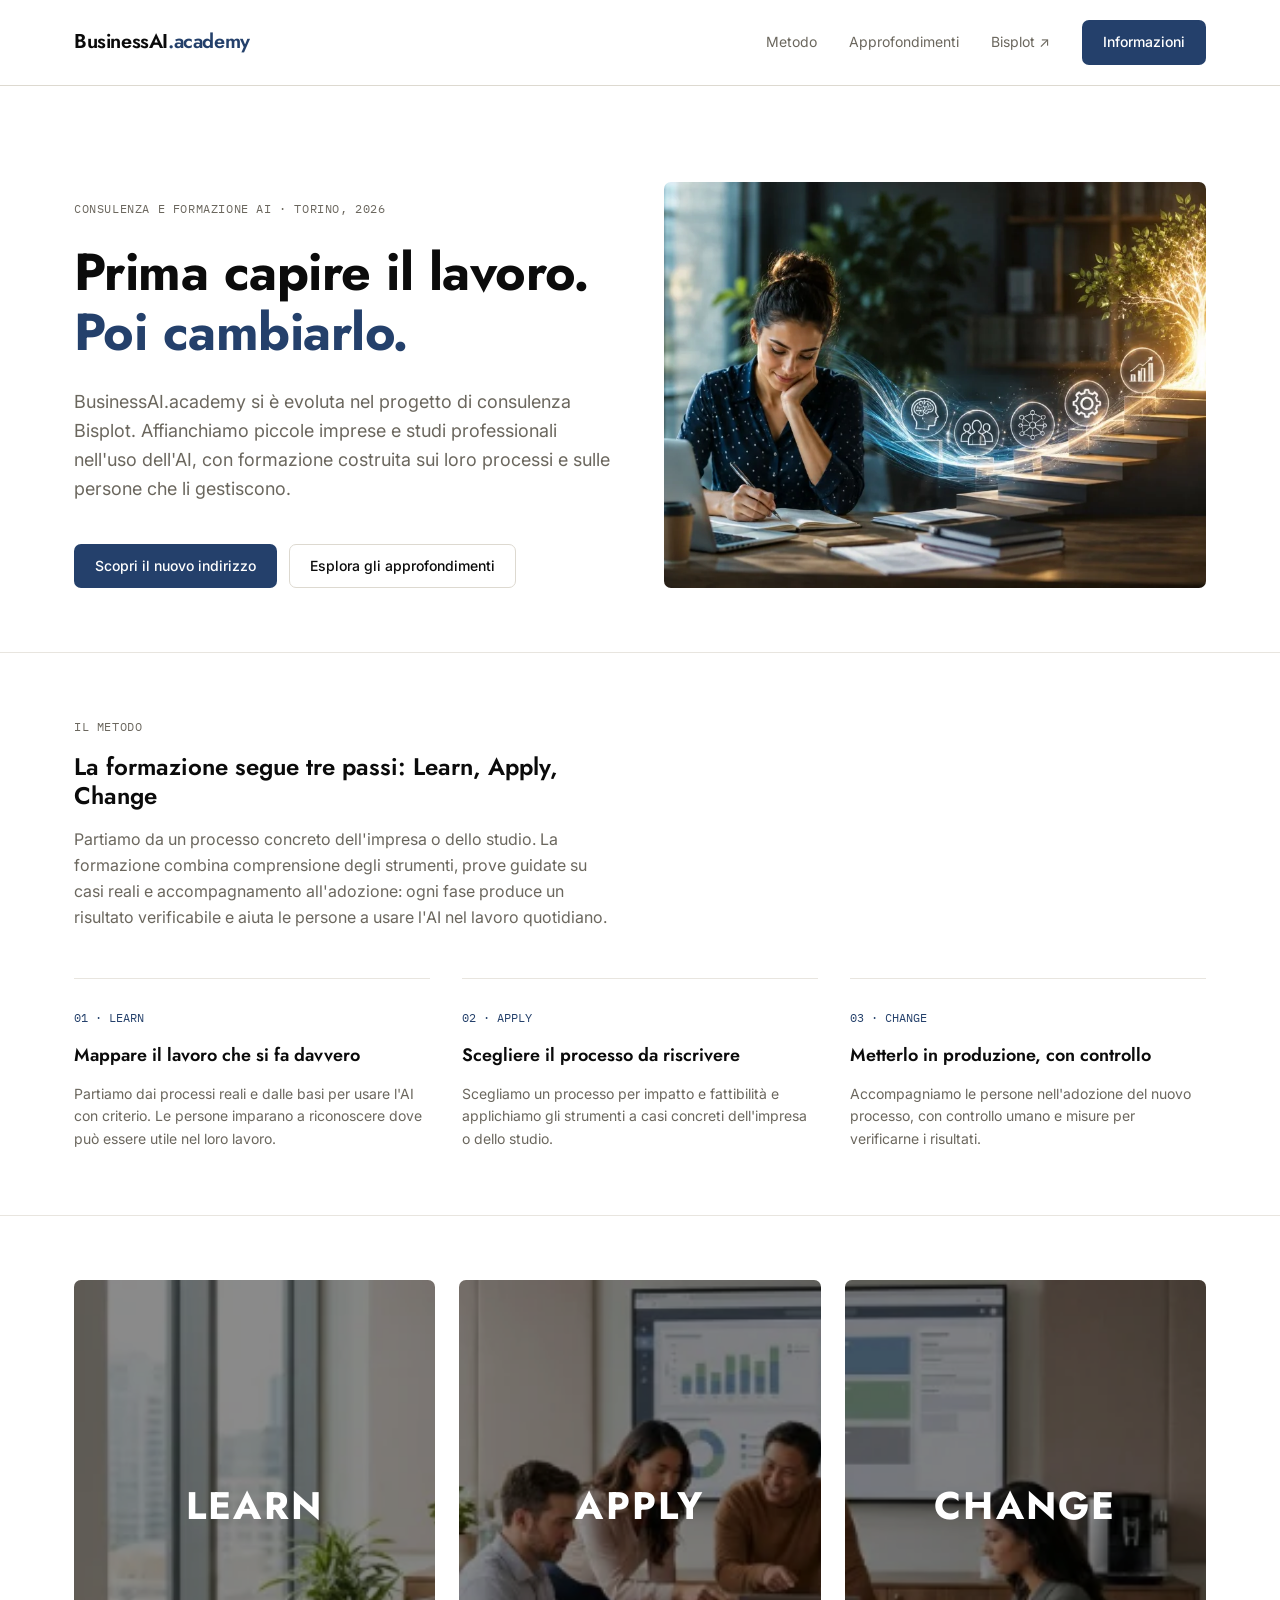
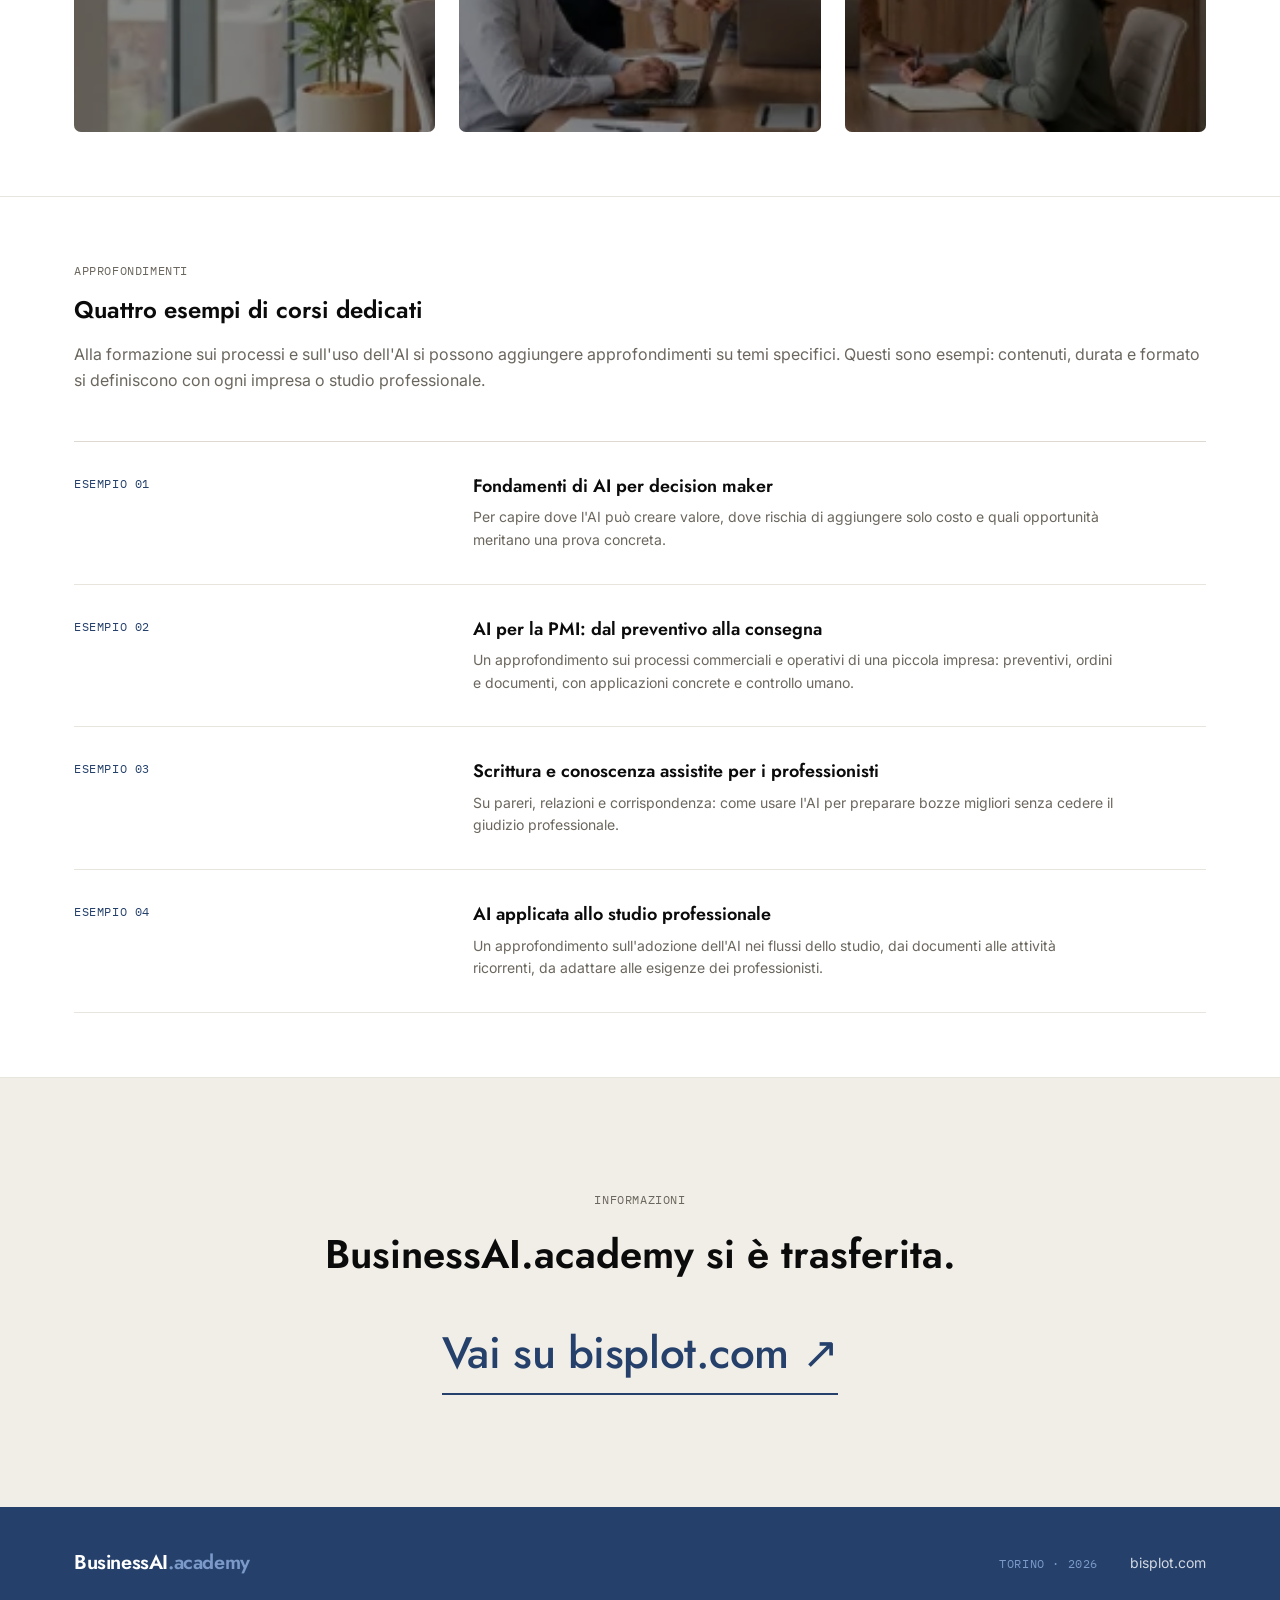
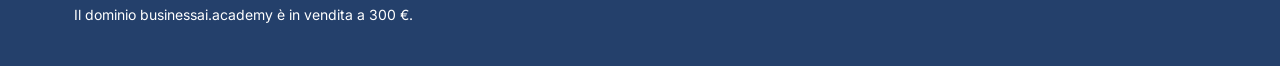
<file: index.html>
<!DOCTYPE html>
<html lang="it">
<head>
  <meta charset="utf-8">
  <meta name="viewport" content="width=device-width, initial-scale=1">
  <title>BusinessAI.academy — consulenza e formazione AI · Torino</title>
  <meta name="description" content="BusinessAI.academy si è evoluta nel progetto di consulenza Bisplot: formazione AI per piccole imprese e studi professionali. Il dominio businessai.academy è in vendita.">
  <link rel="preconnect" href="https://fonts.googleapis.com">
  <link rel="preconnect" href="https://fonts.gstatic.com" crossorigin>
  <link rel="stylesheet" href="https://fonts.googleapis.com/css2?family=Jost:wght@400;500;600;700&amp;family=Inter:wght@400;500;600&amp;family=IBM+Plex+Mono:wght@400;500&amp;display=swap">
  <link rel="stylesheet" href="assets/style.css?v=2">
  <script src="assets/domain-price.js" defer></script>
</head>
<body>
  <div class="page">
    <header class="site-header">
      <div class="site-header__inner">
        <a class="wordmark" href="#top" aria-label="BusinessAI.academy — home">BusinessAI<span>.academy</span></a>
        <nav class="nav" aria-label="Navigazione principale">
          <a href="#metodo">Metodo</a>
          <a href="#corsi">Approfondimenti</a>
          <a href="https://bisplot.com" target="_blank" rel="noopener">Bisplot ↗</a>
          <a class="button button--primary" href="#contatti">Informazioni</a>
        </nav>
      </div>
    </header>

    <main id="top">
      <section class="section section--bordered">
        <div class="hero wrap">
          <div>
            <p class="eyebrow">Consulenza e formazione AI · Torino, 2026</p>
            <h1>Prima capire il lavoro. <span class="navy">Poi cambiarlo.</span></h1>
            <p class="hero__lead">BusinessAI.academy si è evoluta nel progetto di consulenza Bisplot. Affianchiamo piccole imprese e studi professionali nell'uso dell'AI, con formazione costruita sui loro processi e sulle persone che li gestiscono.</p>
            <div class="button-row">
              <a class="button button--primary" href="#contatti">Scopri il nuovo indirizzo</a>
              <a class="button button--secondary" href="#corsi">Esplora gli approfondimenti</a>
            </div>
          </div>
          <div class="hero__media">
            <img src="assets/hero.webp" alt="Team al lavoro in aula">
          </div>
        </div>
      </section>

      <section class="section section--bordered anchor-section" id="metodo">
        <div class="wrap section__inner">
          <p class="eyebrow">Il metodo</p>
          <h2>La formazione segue tre passi: Learn, Apply, Change</h2>
          <p class="section__intro">Partiamo da un processo concreto dell'impresa o dello studio. La formazione combina comprensione degli strumenti, prove guidate su casi reali e accompagnamento all'adozione: ogni fase produce un risultato verificabile e aiuta le persone a usare l'AI nel lavoro quotidiano.</p>
          <ol class="steps">
            <li class="step">
              <span class="step__number">01 · LEARN</span>
              <h3>Mappare il lavoro che si fa davvero</h3>
              <p>Partiamo dai processi reali e dalle basi per usare l'AI con criterio. Le persone imparano a riconoscere dove può essere utile nel loro lavoro.</p>
            </li>
            <li class="step">
              <span class="step__number">02 · APPLY</span>
              <h3>Scegliere il processo da riscrivere</h3>
              <p>Scegliamo un processo per impatto e fattibilità e applichiamo gli strumenti a casi concreti dell'impresa o dello studio.</p>
            </li>
            <li class="step">
              <span class="step__number">03 · CHANGE</span>
              <h3>Metterlo in produzione, con controllo</h3>
              <p>Accompagniamo le persone nell'adozione del nuovo processo, con controllo umano e misure per verificarne i risultati.</p>
            </li>
          </ol>
        </div>
      </section>

      <section class="section section--bordered" aria-label="BusinessAI.academy in aula">
        <div class="gallery wrap">
          <div class="gallery__item">
            <img class="gallery__image gallery__image--one" src="assets/gallery-1.webp" alt="Laboratorio">
            <span class="gallery__label">LEARN</span>
          </div>
          <div class="gallery__item">
            <img class="gallery__image gallery__image--two" src="assets/gallery-2.webp" alt="Dettaglio del lavoro">
            <span class="gallery__label">APPLY</span>
          </div>
          <div class="gallery__item">
            <img class="gallery__image gallery__image--three" src="assets/gallery-3.webp" alt="Torino">
            <span class="gallery__label">CHANGE</span>
          </div>
        </div>
      </section>

      <section class="section section--bordered anchor-section" id="corsi">
        <div class="wrap section__inner">
          <p class="eyebrow">Approfondimenti</p>
          <h2>Quattro esempi di corsi dedicati</h2>
          <p class="section__intro">Alla formazione sui processi e sull'uso dell'AI si possono aggiungere approfondimenti su temi specifici. Questi sono esempi: contenuti, durata e formato si definiscono con ogni impresa o studio professionale.</p>
          <ul class="courses">
            <li class="course">
              <div class="course__meta"><span>ESEMPIO 01</span></div>
              <div class="course__content">
                <h3>Fondamenti di AI per decision maker</h3>
                <p>Per capire dove l'AI può creare valore, dove rischia di aggiungere solo costo e quali opportunità meritano una prova concreta.</p>
              </div>
            </li>
            <li class="course">
              <div class="course__meta"><span>ESEMPIO 02</span></div>
              <div class="course__content">
                <h3>AI per la PMI: dal preventivo alla consegna</h3>
                <p>Un approfondimento sui processi commerciali e operativi di una piccola impresa: preventivi, ordini e documenti, con applicazioni concrete e controllo umano.</p>
              </div>
            </li>
            <li class="course">
              <div class="course__meta"><span>ESEMPIO 03</span></div>
              <div class="course__content">
                <h3>Scrittura e conoscenza assistite per i professionisti</h3>
                <p>Su pareri, relazioni e corrispondenza: come usare l'AI per preparare bozze migliori senza cedere il giudizio professionale.</p>
              </div>
            </li>
            <li class="course">
              <div class="course__meta"><span>ESEMPIO 04</span></div>
              <div class="course__content">
                <h3>AI applicata allo studio professionale</h3>
                <p>Un approfondimento sull'adozione dell'AI nei flussi dello studio, dai documenti alle attività ricorrenti, da adattare alle esigenze dei professionisti.</p>
              </div>
            </li>
          </ul>
        </div>
      </section>

      <section class="contact" id="contatti">
        <div class="wrap contact__inner">
          <p class="eyebrow">Informazioni</p>
          <h2>BusinessAI.academy si è trasferita.</h2>
          <a class="contact__link" href="https://bisplot.com">Vai su bisplot.com ↗</a>
        </div>
      </section>
    </main>

    <footer class="site-footer">
      <div class="site-footer__inner wrap">
        <span class="wordmark">BusinessAI<span>.academy</span></span>
        <div class="site-footer__links">
          <span class="site-footer__location">TORINO · 2026</span>
          <a href="https://bisplot.com">bisplot.com</a>
        </div>
        <p class="site-footer__sale">Il dominio businessai.academy è in vendita a <span id="domain-price">300 €</span>.</p>
      </div>
    </footer>
  </div>
</body>
</html>
</file>
<file: assets/style.css>
/* BusinessAI.academy — single-page site styles */

:root {
  --white: #ffffff;
  --paper: #f1eee7;
  --ink: #0b0b0b;
  --navy: #24406b;
  --navy-light: #7c9ac9;
  --muted: #6b675e;
  --border: #ddd9d0;
  --hairline: #e8e5df;
  --radius: 7px;
  --max-width: 1180px;
}

*,
*::before,
*::after {
  box-sizing: border-box;
}

html {
  scroll-behavior: smooth;
  -webkit-text-size-adjust: 100%;
}

body {
  margin: 0;
  background: var(--white);
  color: var(--ink);
  font-family: "Inter", system-ui, sans-serif;
  font-size: 16px;
  line-height: 1.625;
  -webkit-font-smoothing: antialiased;
}

h1,
h2,
h3,
p,
ol,
ul {
  margin: 0;
  padding: 0;
}

h1,
h2,
h3 {
  font-family: "Jost", sans-serif;
}

li {
  list-style: none;
}

a {
  color: inherit;
}

a:hover {
  color: var(--navy);
}

a:focus-visible {
  outline: 2px solid var(--navy);
  outline-offset: 4px;
}

img {
  display: block;
  max-width: 100%;
}

.page {
  display: flex;
  min-height: 100vh;
  flex-direction: column;
}

main {
  flex: 1;
}

.wrap {
  width: min(100%, var(--max-width));
  margin-inline: auto;
  padding-inline: 1.5rem;
}

.navy {
  color: var(--navy);
}

.eyebrow,
.course__meta,
.site-footer__location {
  font-family: "IBM Plex Mono", monospace;
  font-size: 0.75rem;
  letter-spacing: 0.05em;
}

.eyebrow {
  color: var(--muted);
  text-transform: uppercase;
}

.section--bordered {
  border-bottom: 1px solid var(--hairline);
}

.section__inner {
  padding-block: 4rem;
}

.section h2 {
  max-width: 34rem;
  margin-top: 1rem;
  font-size: 1.5rem;
  font-weight: 600;
  line-height: 1.2;
}

.section__intro {
  max-width: 34rem;
  margin-top: 1rem;
  color: var(--muted);
}

#corsi .section__intro {
  max-width: none;
}

.anchor-section {
  scroll-margin-top: 80px;
}

.site-header {
  position: sticky;
  z-index: 10;
  top: 0;
  border-bottom: 1px solid var(--border);
  background: var(--white);
}

.site-header__inner {
  display: flex;
  max-width: var(--max-width);
  margin-inline: auto;
  padding: 1.25rem 1.5rem;
  align-items: center;
  justify-content: space-between;
  gap: 1.5rem;
}

.wordmark {
  font-family: "Jost", sans-serif;
  font-size: 1.25rem;
  font-weight: 600;
  letter-spacing: -0.02em;
  text-decoration: none;
}

.wordmark span {
  color: var(--navy);
}

.nav {
  display: flex;
  align-items: center;
  gap: 2rem;
  font-size: 0.875rem;
}

.nav > a:not(.button) {
  color: var(--muted);
  text-decoration: none;
}

.nav > a:not(.button):hover {
  color: var(--navy);
}

.button {
  display: inline-block;
  border: 1px solid transparent;
  border-radius: var(--radius);
  padding: 0.625rem 1.25rem;
  font-size: 0.875rem;
  font-weight: 500;
  text-decoration: none;
}

.button--primary {
  background: var(--navy);
  color: var(--white);
}

.button--primary:hover {
  color: var(--white);
  opacity: 0.92;
}

.button--secondary {
  border-color: var(--border);
}

.button--secondary:hover {
  background: var(--paper);
}

.button-row {
  display: flex;
  margin-top: 2.5rem;
  flex-wrap: wrap;
  gap: 0.75rem;
}

.hero {
  display: grid;
  padding-block: 6rem 4rem;
  align-items: end;
  gap: 3rem;
  grid-template-columns: repeat(2, minmax(0, 1fr));
}

.hero h1 {
  margin-top: 1.5rem;
  font-size: clamp(2.25rem, 5vw, 3.25rem);
  font-weight: 700;
  letter-spacing: -0.01em;
  line-height: 1.15;
  text-wrap: pretty;
}

.hero__lead {
  max-width: 34rem;
  margin-top: 1.5rem;
  color: var(--muted);
  font-size: 1.125rem;
  text-wrap: pretty;
}

.hero__media {
  width: 100%;
  aspect-ratio: 4 / 3;
}

.hero__media img {
  width: 100%;
  height: 100%;
  border-radius: var(--radius);
  object-fit: cover;
  object-position: 38.2% 50%;
}

.steps {
  display: grid;
  margin-top: 3rem;
  gap: 2rem;
  grid-template-columns: repeat(3, minmax(0, 1fr));
}

.step {
  border-top: 1px solid var(--hairline);
  padding-top: 1.5rem;
}

.step__number {
  color: var(--navy);
  font-family: "IBM Plex Mono", monospace;
  font-size: 0.75rem;
}

.step h3 {
  margin-top: 0.75rem;
  font-size: 1.125rem;
  font-weight: 600;
}

.step p {
  margin-top: 0.75rem;
  color: var(--muted);
  font-size: 0.875rem;
}

.gallery {
  display: grid;
  padding-block: 4rem;
  gap: 1.5rem;
  grid-template-columns: repeat(3, minmax(0, 1fr));
}

.gallery__item {
  position: relative;
  aspect-ratio: 4 / 5;
  border-radius: var(--radius);
  overflow: hidden;
}

.gallery__item::after {
  position: absolute;
  z-index: 1;
  inset: 0;
  background: rgba(0, 0, 0, 0.46);
  content: "";
}

.gallery__image {
  width: 100%;
  height: 100%;
  object-fit: cover;
}

.gallery__label {
  position: absolute;
  z-index: 2;
  top: 50%;
  left: 50%;
  color: var(--white);
  font-family: "Jost", sans-serif;
  font-size: clamp(1.75rem, 3vw, 2.75rem);
  font-weight: 700;
  letter-spacing: 0.06em;
  line-height: 1;
  text-align: center;
  transform: translate(-50%, -50%);
}

.gallery__image--one {
  object-position: 35.1% 50%;
}

.gallery__image--two {
  object-position: 66.8% 50%;
}

.gallery__image--three {
  object-position: 98.4% 50%;
}

.courses {
  margin-top: 3rem;
  border-top: 1px solid var(--border);
}

.course {
  display: grid;
  padding-block: 2rem;
  border-bottom: 1px solid var(--hairline);
  gap: 2rem;
  grid-template-columns: minmax(17rem, 1fr) 2fr;
}

.course__meta {
  display: flex;
  gap: 1.5rem;
}

.course__meta span:first-child {
  color: var(--navy);
}

.course__meta span:not(:first-child) {
  color: var(--muted);
}

.course__content {
  min-width: 0;
}

.course__content h3 {
  font-size: 1.125rem;
  font-weight: 600;
  line-height: 1.35;
}

.course__content p {
  max-width: 40rem;
  margin-top: 0.5rem;
  color: var(--muted);
  font-size: 0.875rem;
}

.contact {
  background: var(--paper);
}

.contact__inner {
  padding-block: 7rem;
  text-align: center;
}

.contact h2 {
  max-width: 40rem;
  margin: 1.25rem auto 0;
  font-size: clamp(1.75rem, 4vw, 2.5rem);
  font-weight: 600;
  line-height: 1.2;
  text-wrap: pretty;
}

.contact__link {
  display: inline-block;
  max-width: 100%;
  margin-top: 2.5rem;
  border-bottom: 2px solid var(--navy);
  padding-bottom: 0.25rem;
  color: var(--navy);
  font-family: "Jost", sans-serif;
  font-size: clamp(1.5rem, 4.5vw, 2.75rem);
  font-weight: 500;
  letter-spacing: -0.01em;
  overflow-wrap: anywhere;
  text-decoration: none;
}

.site-footer {
  background: var(--navy);
  color: var(--white);
}

.site-footer__inner {
  display: flex;
  padding-block: 2.5rem;
  align-items: center;
  justify-content: space-between;
  gap: 1.5rem;
  flex-wrap: wrap;
}

.site-footer__sale {
  flex-basis: 100%;
  color: var(--white);
  font-size: 0.875rem;
}

#domain-price {
  white-space: nowrap;
}

.site-footer .wordmark span {
  color: var(--navy-light);
}

.site-footer__links {
  display: flex;
  align-items: center;
  gap: 2rem;
  font-size: 0.875rem;
}

.site-footer__location {
  color: var(--navy-light);
}

.site-footer a {
  color: var(--white);
  opacity: 0.8;
  text-decoration: none;
}

.site-footer a:hover {
  color: var(--white);
  opacity: 1;
}

.site-footer a:focus-visible {
  outline-color: var(--white);
}

@media (max-width: 820px) {
  .anchor-section {
    scroll-margin-top: 150px;
  }

  .site-header__inner {
    align-items: flex-start;
    flex-direction: column;
  }

  .nav {
    width: 100%;
    gap: 1rem 1.5rem;
    flex-wrap: wrap;
  }

  .hero {
    padding-block: 4rem;
    grid-template-columns: 1fr;
  }

  .steps,
  .gallery {
    grid-template-columns: 1fr;
  }

  .gallery__item {
    aspect-ratio: 4 / 3;
  }

  .course {
    gap: 1rem;
    grid-template-columns: 1fr;
  }

  .site-footer__inner,
  .site-footer__links {
    align-items: flex-start;
    flex-direction: column;
  }
}

@media (max-width: 480px) {
  .wrap,
  .site-header__inner {
    padding-inline: 1.25rem;
  }

  .nav {
    font-size: 0.8125rem;
  }

  .nav .button {
    margin-left: auto;
  }

  .course__meta {
    gap: 0.75rem 1rem;
    flex-wrap: wrap;
  }

  .contact__inner {
    padding-block: 5rem;
  }
}

@media (prefers-reduced-motion: reduce) {
  html {
    scroll-behavior: auto;
  }
}
</file>
